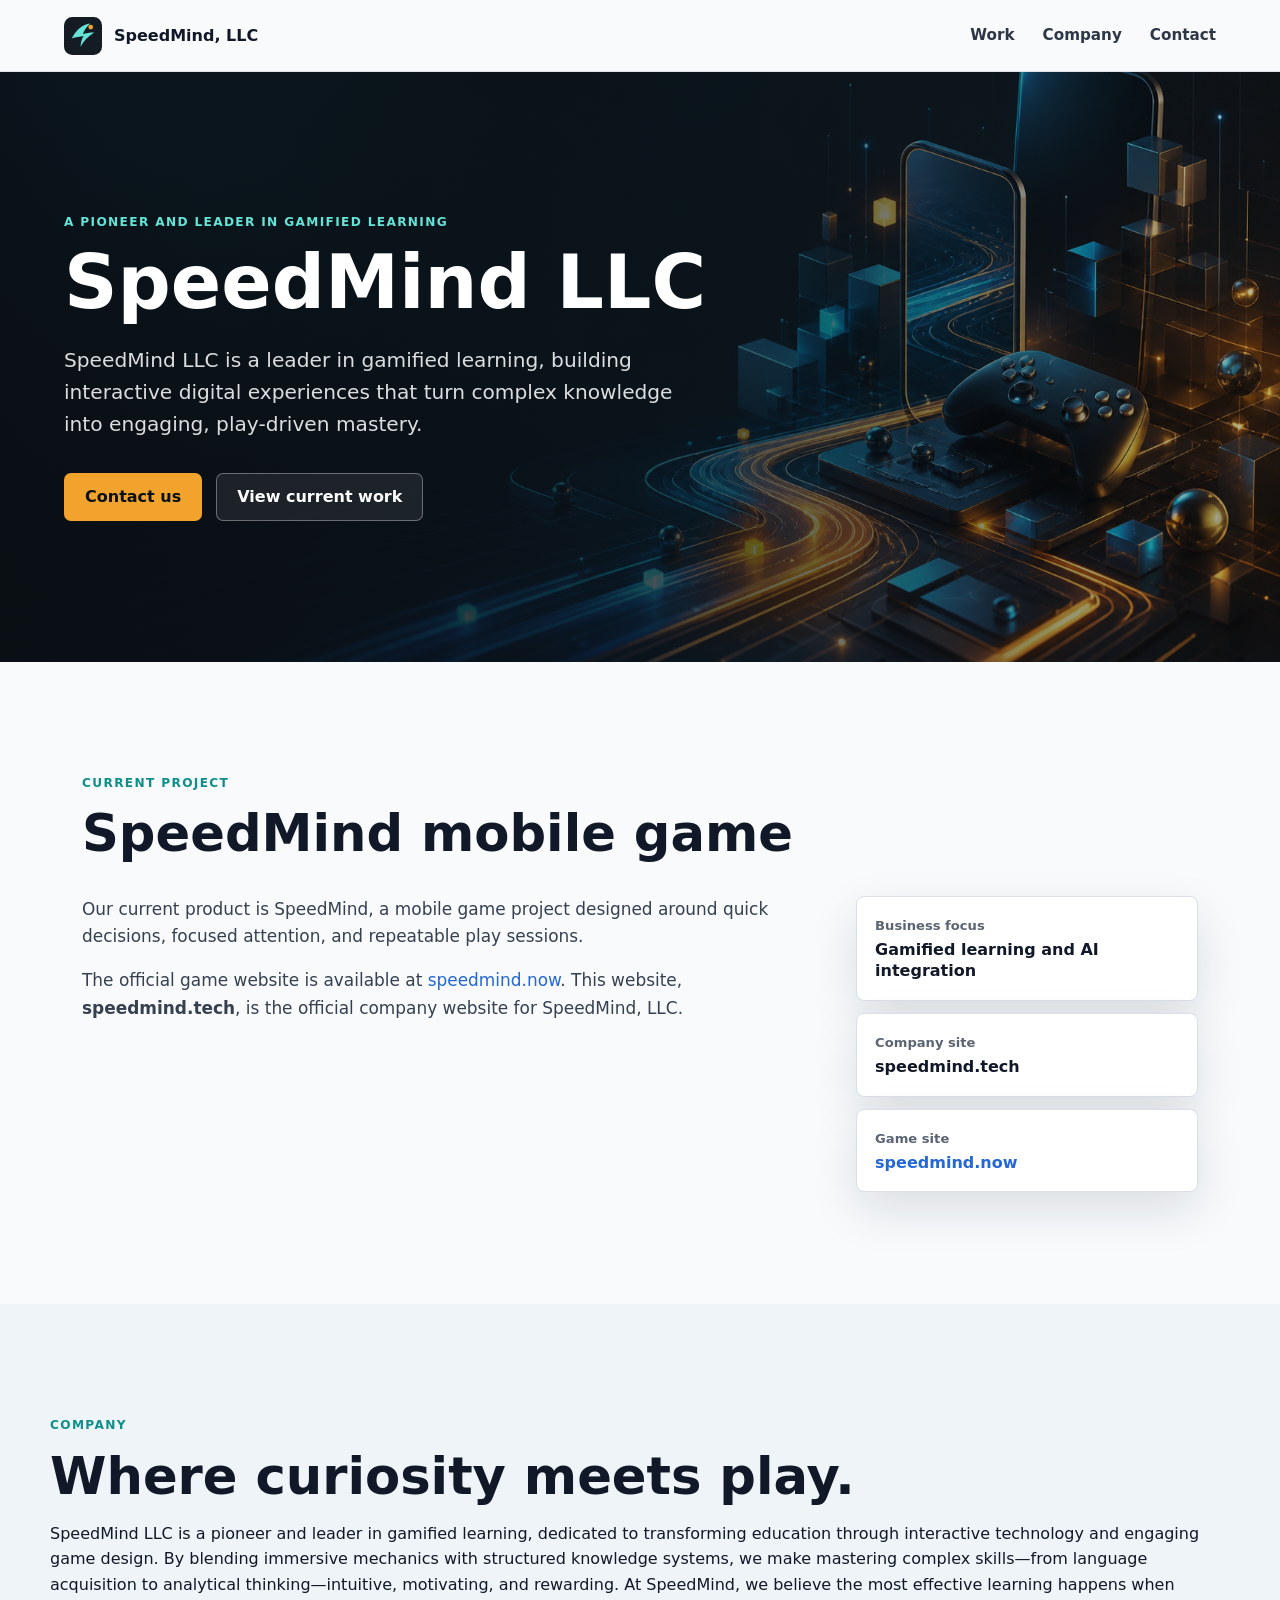
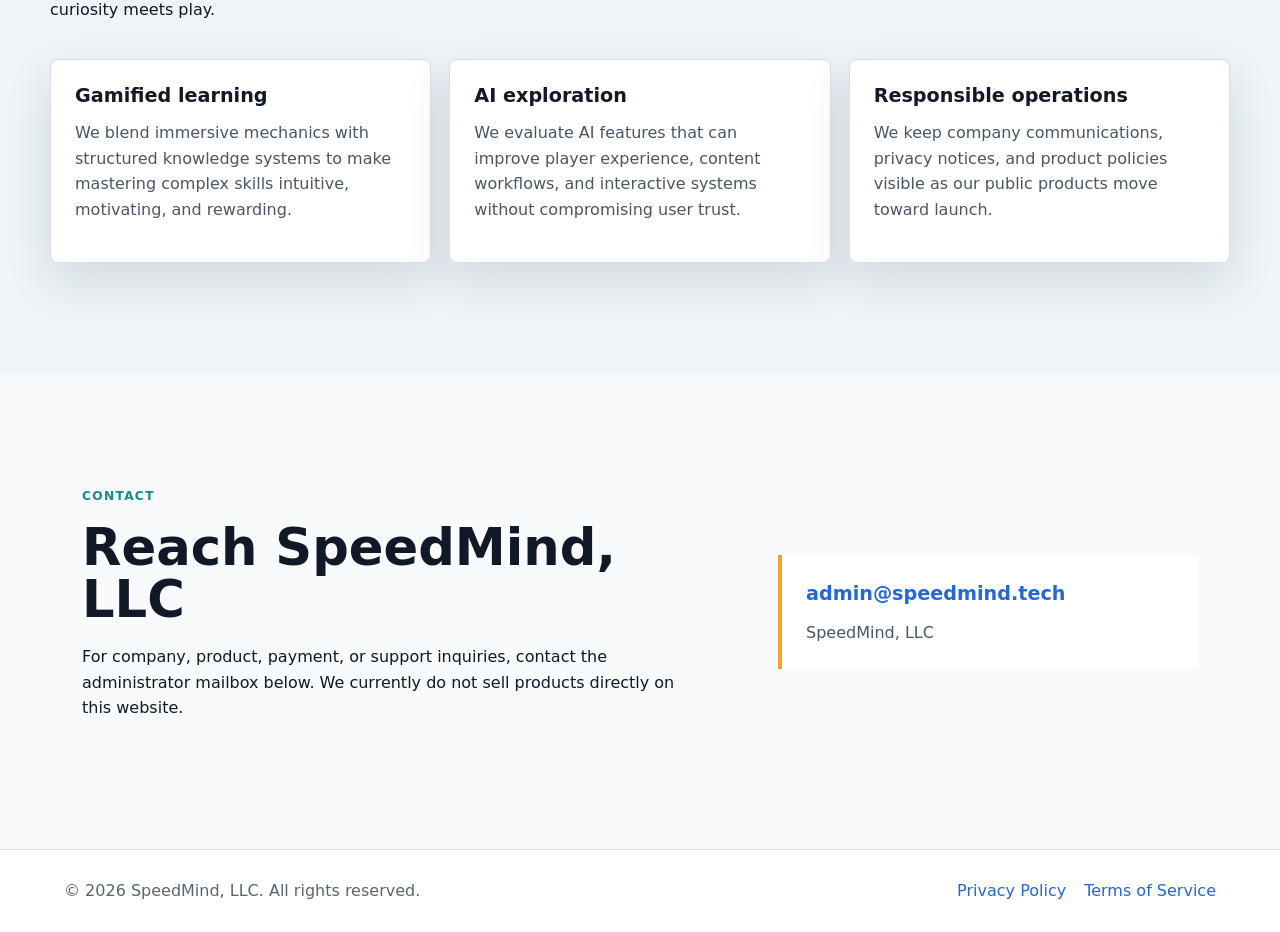
<file: index.html>
<!doctype html>
<html lang="en">
  <head>
    <meta charset="utf-8">
    <meta name="viewport" content="width=device-width, initial-scale=1">
    <title>SpeedMind, LLC | A Leader in Gamified Learning</title>
    <meta name="description" content="SpeedMind LLC is a leader in gamified learning, building interactive digital experiences that turn complex knowledge into engaging, play-driven mastery.">
    <meta property="og:title" content="SpeedMind, LLC">
    <meta property="og:description" content="SpeedMind LLC is a leader in gamified learning, building interactive digital experiences that turn complex knowledge into engaging, play-driven mastery.">
    <meta property="og:type" content="website">
    <meta property="og:image" content="assets/hero-speedmind.png">
    <link rel="canonical" href="https://speedmind.tech/">
    <link rel="icon" href="assets/favicon.svg" type="image/svg+xml">
    <link rel="stylesheet" href="assets/styles.css">
  </head>
  <body>
    <header class="site-header">
      <a class="brand" href="/" aria-label="SpeedMind home">
        <img src="assets/logo.svg" alt="" width="38" height="38">
        <span>SpeedMind, LLC</span>
      </a>
      <nav class="nav" aria-label="Primary navigation">
        <a href="#work">Work</a>
        <a href="#company">Company</a>
        <a href="#contact">Contact</a>
      </nav>
    </header>

    <main>
      <section class="hero">
        <div class="hero-copy">
          <p class="eyebrow">A pioneer and leader in gamified learning</p>
          <h1>SpeedMind LLC</h1>
          <p>
            SpeedMind LLC is a leader in gamified learning, building interactive digital
            experiences that turn complex knowledge into engaging, play-driven mastery.
          </p>
          <div class="hero-actions">
            <a class="button primary" href="#contact">Contact us</a>
            <a class="button secondary" href="#work">View current work</a>
          </div>
        </div>
      </section>

      <section id="work" class="section">
        <div class="section-heading">
          <p class="eyebrow">Current project</p>
          <h2>SpeedMind mobile game</h2>
        </div>
        <div class="two-column">
          <div>
            <p>
              Our current product is SpeedMind, a mobile game project designed around
              quick decisions, focused attention, and repeatable play sessions.
            </p>
            <p>
              The official game website is available at <a href="https://speedmind.now/">speedmind.now</a>.
              This website, <strong>speedmind.tech</strong>, is the
              official company website for SpeedMind, LLC.
            </p>
          </div>
          <div class="facts" aria-label="Company facts">
            <div>
              <span>Business focus</span>
              <strong>Gamified learning and AI integration</strong>
            </div>
            <div>
              <span>Company site</span>
              <strong>speedmind.tech</strong>
            </div>
            <div>
              <span>Game site</span>
              <strong><a href="https://speedmind.now/">speedmind.now</a></strong>
            </div>
          </div>
        </div>
      </section>

      <section id="company" class="section band">
        <div class="section-heading">
          <p class="eyebrow">Company</p>
          <h2>Where curiosity meets play.</h2>
          <p>
            SpeedMind LLC is a pioneer and leader in gamified learning, dedicated to
            transforming education through interactive technology and engaging game design.
            By blending immersive mechanics with structured knowledge systems, we make
            mastering complex skills&mdash;from language acquisition to analytical
            thinking&mdash;intuitive, motivating, and rewarding. At SpeedMind, we believe
            the most effective learning happens when curiosity meets play.
          </p>
        </div>
        <div class="cards">
          <article class="card">
            <h3>Gamified learning</h3>
            <p>We blend immersive mechanics with structured knowledge systems to make mastering complex skills intuitive, motivating, and rewarding.</p>
          </article>
          <article class="card">
            <h3>AI exploration</h3>
            <p>We evaluate AI features that can improve player experience, content workflows, and interactive systems without compromising user trust.</p>
          </article>
          <article class="card">
            <h3>Responsible operations</h3>
            <p>We keep company communications, privacy notices, and product policies visible as our public products move toward launch.</p>
          </article>
        </div>
      </section>

      <section id="contact" class="section contact">
        <div>
          <p class="eyebrow">Contact</p>
          <h2>Reach SpeedMind, LLC</h2>
          <p>
            For company, product, payment, or support inquiries, contact the administrator
            mailbox below. We currently do not sell products directly on this website.
          </p>
        </div>
        <address>
          <a href="mailto:admin@speedmind.tech">admin@speedmind.tech</a>
          <span>SpeedMind, LLC</span>
        </address>
      </section>
    </main>

    <footer class="site-footer">
      <span>© <span id="year"></span> SpeedMind, LLC. All rights reserved.</span>
      <nav aria-label="Legal links">
        <a href="pages/privacy.html">Privacy Policy</a>
        <a href="pages/terms.html">Terms of Service</a>
      </nav>
    </footer>

    <script>
      document.getElementById("year").textContent = new Date().getFullYear();
    </script>
  </body>
</html>
</file>
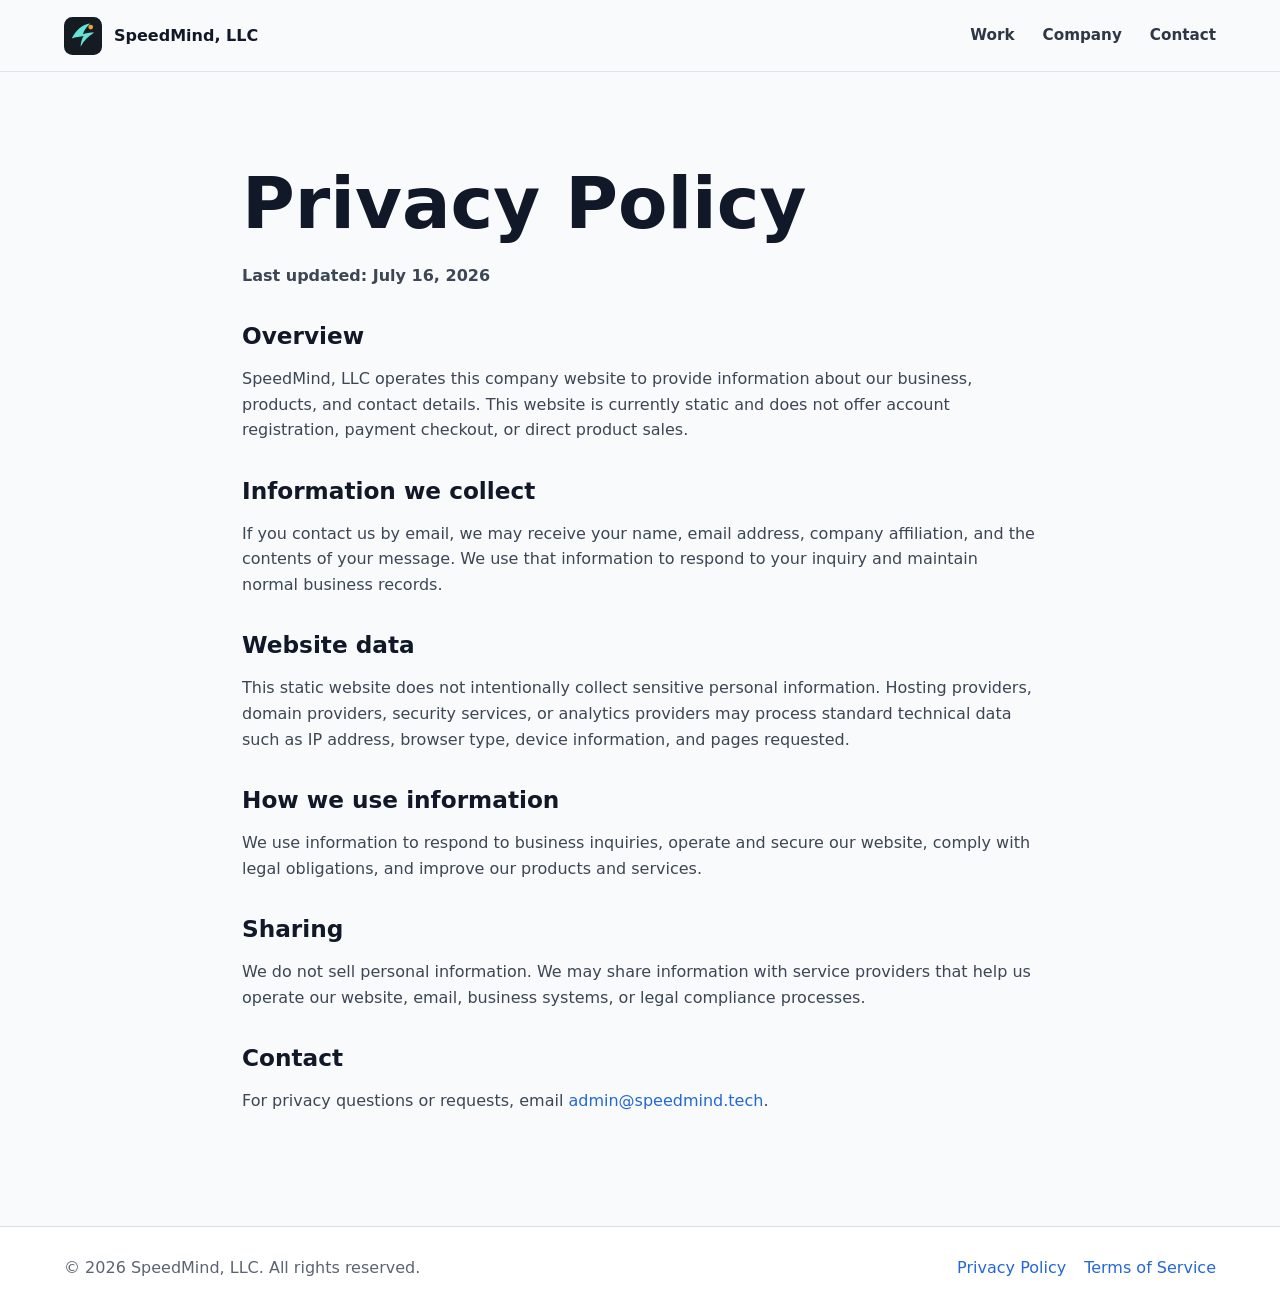
<file: pages/privacy.html>
<!doctype html>
<html lang="en">
  <head>
    <meta charset="utf-8">
    <meta name="viewport" content="width=device-width, initial-scale=1">
    <title>Privacy Policy | SpeedMind, LLC</title>
    <meta name="description" content="Privacy Policy for SpeedMind, LLC.">
    <link rel="canonical" href="https://speedmind.tech/pages/privacy.html">
    <link rel="icon" href="../assets/favicon.svg" type="image/svg+xml">
    <link rel="stylesheet" href="../assets/styles.css">
  </head>
  <body>
    <header class="site-header">
      <a class="brand" href="../index.html" aria-label="SpeedMind home">
        <img src="../assets/logo.svg" alt="" width="38" height="38">
        <span>SpeedMind, LLC</span>
      </a>
      <nav class="nav" aria-label="Primary navigation">
        <a href="../index.html#work">Work</a>
        <a href="../index.html#company">Company</a>
        <a href="../index.html#contact">Contact</a>
      </nav>
    </header>

    <main class="legal">
      <h1>Privacy Policy</h1>
      <p class="updated">Last updated: July 16, 2026</p>

      <section>
        <h2>Overview</h2>
        <p>
          SpeedMind, LLC operates this company website to provide information about our
          business, products, and contact details. This website is currently static and
          does not offer account registration, payment checkout, or direct product sales.
        </p>
      </section>

      <section>
        <h2>Information we collect</h2>
        <p>
          If you contact us by email, we may receive your name, email address, company
          affiliation, and the contents of your message. We use that information to respond
          to your inquiry and maintain normal business records.
        </p>
      </section>

      <section>
        <h2>Website data</h2>
        <p>
          This static website does not intentionally collect sensitive personal information.
          Hosting providers, domain providers, security services, or analytics providers
          may process standard technical data such as IP address, browser type, device
          information, and pages requested.
        </p>
      </section>

      <section>
        <h2>How we use information</h2>
        <p>
          We use information to respond to business inquiries, operate and secure our
          website, comply with legal obligations, and improve our products and services.
        </p>
      </section>

      <section>
        <h2>Sharing</h2>
        <p>
          We do not sell personal information. We may share information with service
          providers that help us operate our website, email, business systems, or legal
          compliance processes.
        </p>
      </section>

      <section>
        <h2>Contact</h2>
        <p>
          For privacy questions or requests, email
          <a href="mailto:admin@speedmind.tech">admin@speedmind.tech</a>.
        </p>
      </section>
    </main>

    <footer class="site-footer">
      <span>© <span id="year"></span> SpeedMind, LLC. All rights reserved.</span>
      <nav aria-label="Legal links">
        <a href="privacy.html">Privacy Policy</a>
        <a href="terms.html">Terms of Service</a>
      </nav>
    </footer>

    <script>
      document.getElementById("year").textContent = new Date().getFullYear();
    </script>
  </body>
</html>
</file>
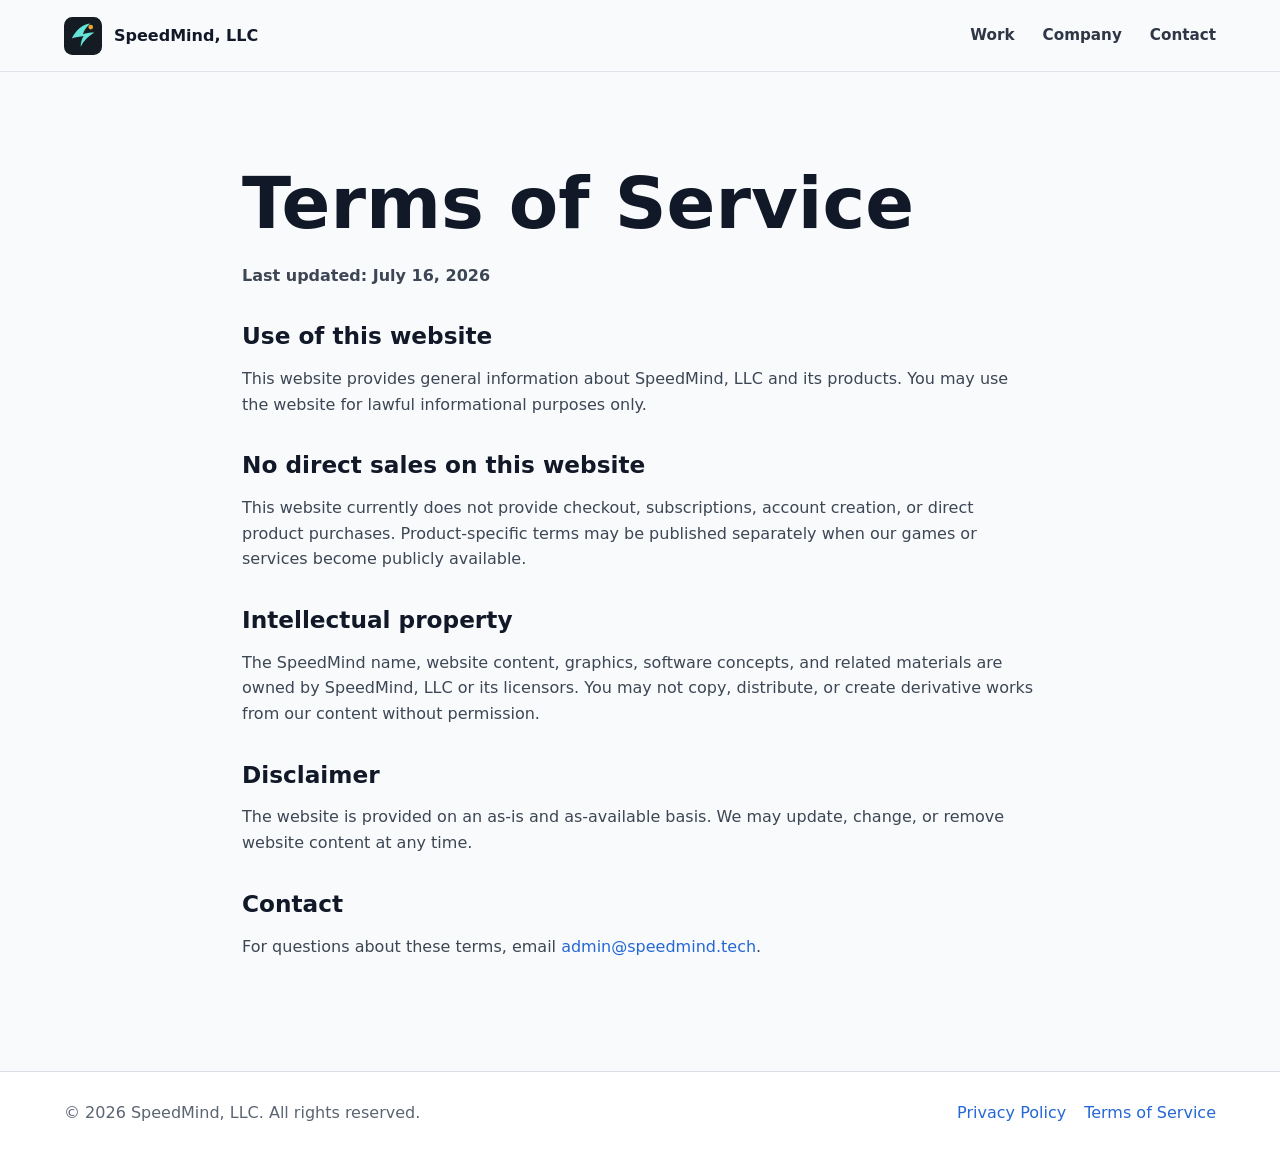
<file: pages/terms.html>
<!doctype html>
<html lang="en">
  <head>
    <meta charset="utf-8">
    <meta name="viewport" content="width=device-width, initial-scale=1">
    <title>Terms of Service | SpeedMind, LLC</title>
    <meta name="description" content="Terms of Service for SpeedMind, LLC.">
    <link rel="canonical" href="https://speedmind.tech/pages/terms.html">
    <link rel="icon" href="../assets/favicon.svg" type="image/svg+xml">
    <link rel="stylesheet" href="../assets/styles.css">
  </head>
  <body>
    <header class="site-header">
      <a class="brand" href="../index.html" aria-label="SpeedMind home">
        <img src="../assets/logo.svg" alt="" width="38" height="38">
        <span>SpeedMind, LLC</span>
      </a>
      <nav class="nav" aria-label="Primary navigation">
        <a href="../index.html#work">Work</a>
        <a href="../index.html#company">Company</a>
        <a href="../index.html#contact">Contact</a>
      </nav>
    </header>

    <main class="legal">
      <h1>Terms of Service</h1>
      <p class="updated">Last updated: July 16, 2026</p>

      <section>
        <h2>Use of this website</h2>
        <p>
          This website provides general information about SpeedMind, LLC and its products.
          You may use the website for lawful informational purposes only.
        </p>
      </section>

      <section>
        <h2>No direct sales on this website</h2>
        <p>
          This website currently does not provide checkout, subscriptions, account creation,
          or direct product purchases. Product-specific terms may be published separately
          when our games or services become publicly available.
        </p>
      </section>

      <section>
        <h2>Intellectual property</h2>
        <p>
          The SpeedMind name, website content, graphics, software concepts, and related
          materials are owned by SpeedMind, LLC or its licensors. You may not copy,
          distribute, or create derivative works from our content without permission.
        </p>
      </section>

      <section>
        <h2>Disclaimer</h2>
        <p>
          The website is provided on an as-is and as-available basis. We may update,
          change, or remove website content at any time.
        </p>
      </section>

      <section>
        <h2>Contact</h2>
        <p>
          For questions about these terms, email
          <a href="mailto:admin@speedmind.tech">admin@speedmind.tech</a>.
        </p>
      </section>
    </main>

    <footer class="site-footer">
      <span>© <span id="year"></span> SpeedMind, LLC. All rights reserved.</span>
      <nav aria-label="Legal links">
        <a href="privacy.html">Privacy Policy</a>
        <a href="terms.html">Terms of Service</a>
      </nav>
    </footer>

    <script>
      document.getElementById("year").textContent = new Date().getFullYear();
    </script>
  </body>
</html>
</file>
<file: assets/styles.css>
:root {
  color-scheme: light;
  --ink: #111827;
  --muted: #5b6472;
  --line: #d9dee7;
  --panel: #ffffff;
  --soft: #eef4f7;
  --deep: #151b22;
  --teal: #0f8f8a;
  --blue: #2467d6;
  --amber: #f2a32d;
  --shadow: 0 18px 48px rgba(17, 24, 39, 0.12);
}

* {
  box-sizing: border-box;
}

html {
  scroll-behavior: smooth;
}

body {
  margin: 0;
  color: var(--ink);
  font-family: Inter, ui-sans-serif, system-ui, -apple-system, BlinkMacSystemFont, "Segoe UI", sans-serif;
  line-height: 1.6;
  background: #f8fafc;
}

a {
  color: var(--blue);
  text-decoration: none;
}

a:hover {
  text-decoration: underline;
}

.site-header {
  position: sticky;
  top: 0;
  z-index: 10;
  display: flex;
  align-items: center;
  justify-content: space-between;
  gap: 24px;
  min-height: 72px;
  padding: 14px clamp(20px, 5vw, 72px);
  border-bottom: 1px solid rgba(217, 222, 231, 0.82);
  background: rgba(248, 250, 252, 0.92);
  backdrop-filter: blur(16px);
}

.brand {
  display: inline-flex;
  align-items: center;
  gap: 12px;
  color: var(--ink);
  font-weight: 760;
  letter-spacing: 0;
}

.brand:hover {
  text-decoration: none;
}

.brand img {
  flex: 0 0 auto;
}

.nav {
  display: flex;
  align-items: center;
  gap: clamp(12px, 3vw, 28px);
  font-size: 0.95rem;
  font-weight: 650;
}

.nav a {
  color: #2e3745;
}

.hero {
  min-height: min(590px, calc(82vh - 72px));
  display: grid;
  align-items: center;
  padding: clamp(42px, 6vw, 64px) clamp(20px, 5vw, 72px);
  color: #ffffff;
  background:
    linear-gradient(90deg, rgba(10, 15, 20, 0.94) 0%, rgba(12, 18, 24, 0.79) 45%, rgba(13, 21, 29, 0.28) 100%),
    url("hero-speedmind.png") center right / cover no-repeat;
}

.hero-copy {
  max-width: 760px;
}

.eyebrow {
  margin: 0 0 14px;
  color: var(--teal);
  font-size: 0.76rem;
  font-weight: 820;
  letter-spacing: 0.11em;
  text-transform: uppercase;
}

.hero .eyebrow {
  color: #64e3d6;
}

h1,
h2,
h3,
p {
  margin-top: 0;
}

h1 {
  max-width: 760px;
  margin-bottom: 24px;
  font-size: clamp(2.9rem, 6.2vw, 4.65rem);
  line-height: 0.98;
  letter-spacing: 0;
}

.hero p:not(.eyebrow) {
  max-width: 650px;
  margin-bottom: 32px;
  color: rgba(255, 255, 255, 0.86);
  font-size: clamp(1.05rem, 2vw, 1.26rem);
}

.hero-actions {
  display: flex;
  flex-wrap: wrap;
  gap: 14px;
}

.button {
  display: inline-flex;
  align-items: center;
  justify-content: center;
  min-height: 48px;
  padding: 0 20px;
  border: 1px solid transparent;
  border-radius: 7px;
  font-weight: 760;
  text-decoration: none;
}

.button:hover {
  text-decoration: none;
}

.button.primary {
  color: #081016;
  background: var(--amber);
}

.button.secondary {
  color: #ffffff;
  border-color: rgba(255, 255, 255, 0.34);
  background: rgba(255, 255, 255, 0.08);
}

.section {
  max-width: 1180px;
  margin: 0 auto;
  padding: clamp(64px, 9vw, 112px) clamp(20px, 5vw, 32px);
}

.section-heading {
  max-width: 760px;
  margin-bottom: 36px;
}

h2 {
  margin-bottom: 18px;
  font-size: clamp(2rem, 4vw, 3.4rem);
  line-height: 1.03;
  letter-spacing: 0;
}

h3 {
  margin-bottom: 12px;
  font-size: 1.2rem;
  line-height: 1.25;
  letter-spacing: 0;
}

.two-column {
  display: grid;
  grid-template-columns: minmax(0, 1.35fr) minmax(280px, 0.65fr);
  gap: clamp(28px, 5vw, 64px);
  align-items: start;
}

.two-column p {
  color: #364050;
  font-size: 1.06rem;
}

.facts {
  display: grid;
  gap: 12px;
}

.facts div,
.card {
  border: 1px solid var(--line);
  border-radius: 8px;
  background: var(--panel);
  box-shadow: var(--shadow);
}

.facts div {
  padding: 18px;
}

.facts span {
  display: block;
  margin-bottom: 4px;
  color: var(--muted);
  font-size: 0.82rem;
  font-weight: 720;
}

.facts strong {
  display: block;
  line-height: 1.3;
}

.band {
  max-width: none;
  background: var(--soft);
}

.band > * {
  max-width: 1180px;
  margin-left: auto;
  margin-right: auto;
}

.cards {
  display: grid;
  grid-template-columns: repeat(3, minmax(0, 1fr));
  gap: 18px;
  max-width: 1180px;
}

.card {
  padding: 24px;
}

.card p {
  color: #4a5565;
}

.contact {
  display: grid;
  grid-template-columns: minmax(0, 1fr) minmax(280px, 420px);
  gap: clamp(28px, 6vw, 80px);
  align-items: center;
}

address {
  display: grid;
  gap: 10px;
  padding: 24px;
  border-left: 4px solid var(--amber);
  color: #4a5565;
  font-style: normal;
  background: #ffffff;
}

address a {
  font-size: 1.2rem;
  font-weight: 760;
}

.site-footer {
  display: flex;
  align-items: center;
  justify-content: space-between;
  gap: 18px;
  padding: 28px clamp(20px, 5vw, 72px);
  border-top: 1px solid var(--line);
  color: var(--muted);
  background: #ffffff;
}

.site-footer nav {
  display: flex;
  gap: 18px;
  flex-wrap: wrap;
}

.legal {
  max-width: 860px;
  margin: 0 auto;
  padding: clamp(54px, 9vw, 96px) clamp(20px, 5vw, 32px);
}

.legal h1 {
  color: var(--ink);
  font-size: clamp(2.5rem, 7vw, 4.5rem);
}

.legal h2 {
  margin-top: 36px;
  font-size: 1.45rem;
}

.legal p {
  color: #3d4654;
}

.updated {
  color: var(--muted);
  font-weight: 650;
}

@media (max-width: 760px) {
  .site-header,
  .site-footer {
    align-items: flex-start;
    flex-direction: column;
  }

  .nav {
    width: 100%;
    justify-content: space-between;
  }

  .hero {
    min-height: auto;
    padding-top: 54px;
    padding-bottom: 52px;
    background:
      linear-gradient(180deg, rgba(10, 15, 20, 0.96) 0%, rgba(12, 18, 24, 0.86) 60%, rgba(13, 21, 29, 0.5) 100%),
      url("hero-speedmind.png") center / cover no-repeat;
  }

  h1 {
    font-size: clamp(2.45rem, 12vw, 3.35rem);
  }

  .two-column,
  .contact,
  .cards {
    grid-template-columns: 1fr;
  }

  .hero-actions {
    flex-wrap: nowrap;
  }

  .button {
    flex: 1 1 0;
    min-width: 0;
    padding: 0 12px;
  }
}
</file>
